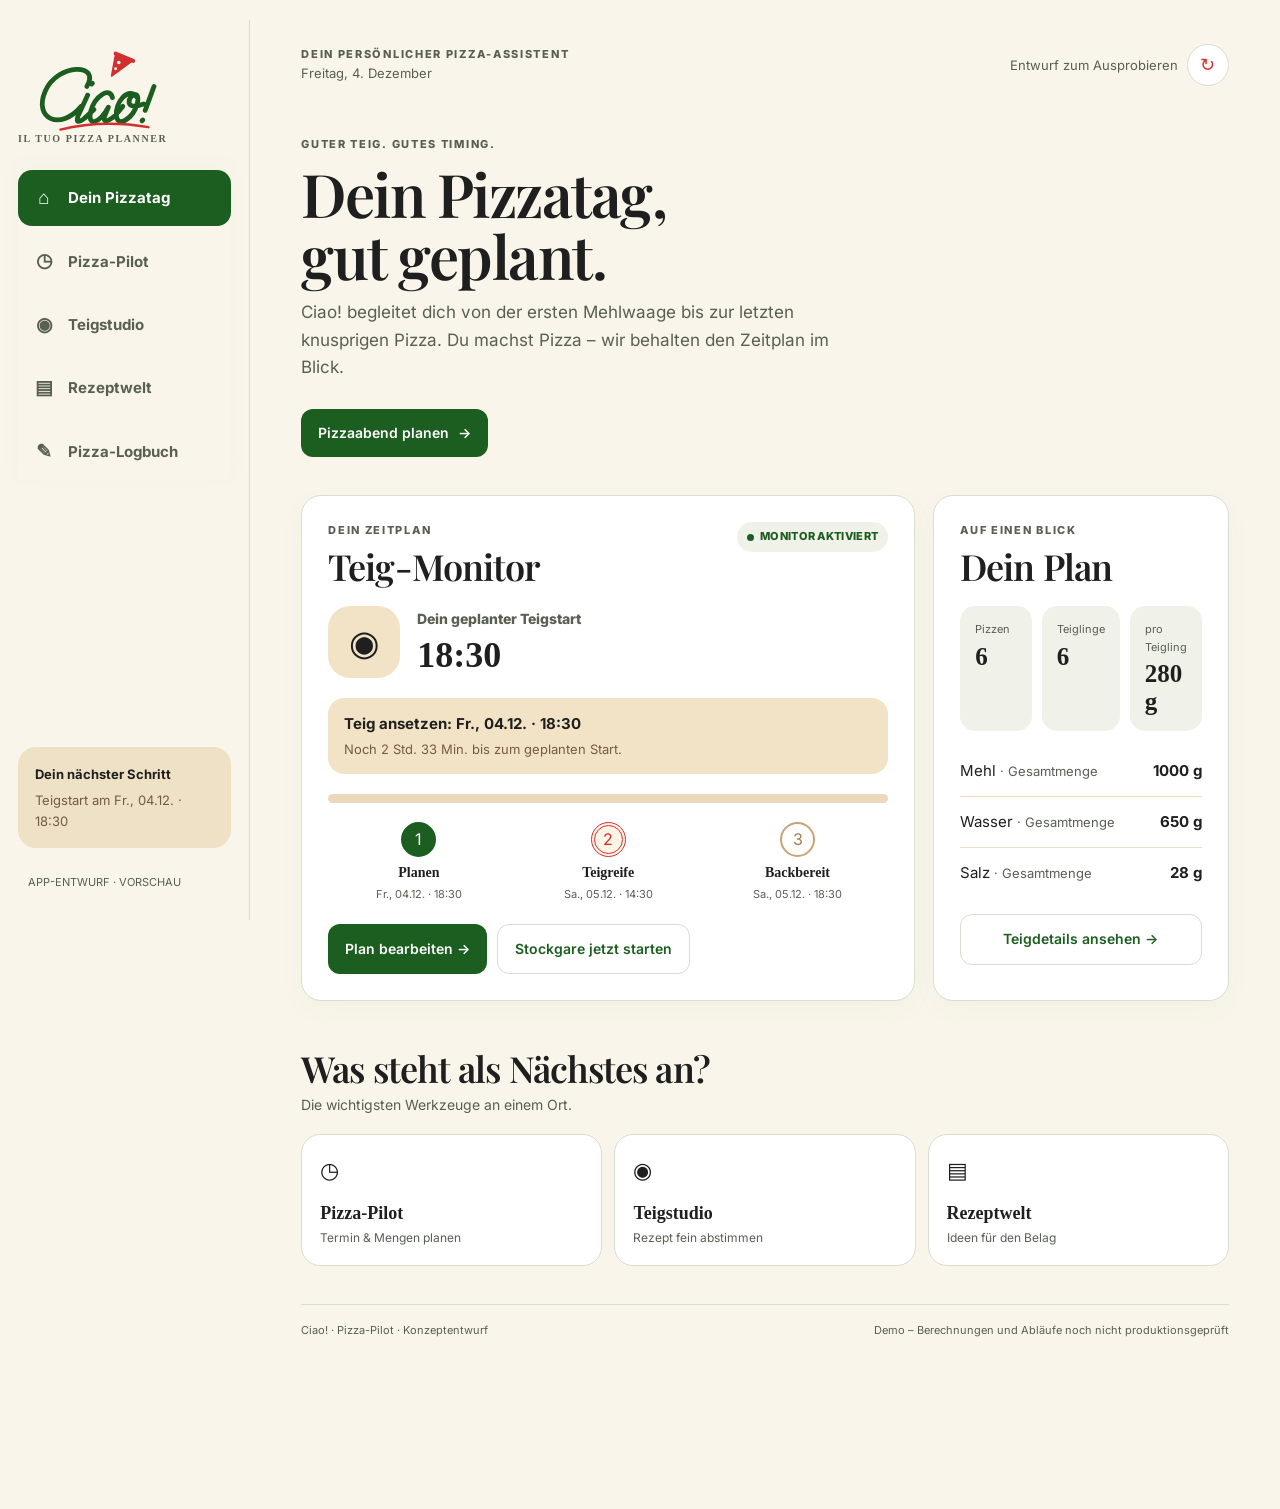
<file: redesign/index.html>
<!doctype html>
<html lang="de">
<head>
<meta charset="utf-8">
<meta name="viewport" content="width=device-width,initial-scale=1,viewport-fit=cover">
<meta name="theme-color" content="#F9F5EA">
<title>Ciao! – Pizza-Pilot · Entwurf</title>


<style>
:root{--paper:var(--bg);--paper2:var(--panel);--ink:var(--text);--muted:var(--muted);--line:var(--line);--red:var(--primary);--red2:#962f1d;--green:var(--primary);--greenbg:#e8eddd;--shadow:0 10px 32px #573a1a0d;--r:24px}
*{box-sizing:border-box}html{scroll-behavior:smooth}body{margin:0;background:var(--paper);color:var(--ink);font-family:var(--font-body);line-height:1.45}button,input,select{font:inherit}button{cursor:pointer}button:focus-visible,input:focus-visible,select:focus-visible{outline:3px solid #c58c65;outline-offset:2px}
.app{max-width:1440px;margin:auto;min-height:100vh;display:grid;grid-template-columns:250px minmax(0,1fr)}aside{padding:28px 18px;border-right:1px solid var(--line);display:flex;flex-direction:column;gap:26px;position:sticky;top:0;height:100vh}.brand{display:flex;align-items:center;gap:10px;padding:0 10px}.brandmark{width:45px;height:45px;border:2px solid #d7bd8e;border-radius:16px;display:grid;place-items:center;background:var(--panel);font-size:24px}.brandname{font-family:var(--font-display);font-size:30px;font-weight:bold;color:var(--red);font-style:italic;letter-spacing:-1.5px}.brand small{display:block;color:var(--muted);font:600 10px ui-sans-serif;letter-spacing:1.6px;text-transform:uppercase;margin-top:-3px}.nav{display:grid;gap:7px}.nav button{border:0;background:transparent;color:var(--muted);text-align:left;padding:13px 14px;border-radius:14px;display:flex;align-items:center;gap:12px;font-weight:650}.nav button span{font-size:19px;width:24px;text-align:center}.nav button.active{background:#ead7b7;color:var(--ink)}.aside-note{margin-top:auto;padding:17px;background:#efe1c6;border-radius:18px;color:#735b43;font-size:13px}.aside-note b{display:block;color:var(--ink);margin-bottom:5px}
main{min-width:0;padding:24px clamp(18px,4vw,58px) 60px}.topbar{display:flex;justify-content:space-between;align-items:center;gap:16px;margin-bottom:34px}.eyebrow{font-size:11px;letter-spacing:1.7px;text-transform:uppercase;color:var(--muted);font-weight:800}.today{font-size:13px;color:var(--muted)}.top-actions{display:flex;align-items:center;gap:9px}.round{border:1px solid var(--line);border-radius:50%;width:42px;height:42px;background:var(--paper2);color:var(--red);font-size:18px}.view{display:none}.view.active{display:block;animation:appear .25s ease}@keyframes appear{from{opacity:.5;transform:translateY(4px)}to{opacity:1;transform:none}}
h1,h2,h3,p{margin-top:0}h1,h2,h3{font-family:var(--font-display);letter-spacing:-.7px}h1{font-size:clamp(38px,5vw,60px);line-height:1.04;margin:8px 0 13px}h2{font-size:30px;margin-bottom:8px}h3{font-size:21px;margin-bottom:8px}.lede{color:var(--muted);font-size:17px;max-width:640px;margin-bottom:28px}.hero{display:grid;grid-template-columns:minmax(0,1.25fr) minmax(240px,.75fr);gap:20px;align-items:stretch;margin-bottom:22px}.hero-copy{padding:16px 0}.hero-art{min-height:230px;border-radius:28px;background:linear-gradient(145deg,#ead7b6,#f4e7cd);position:relative;overflow:hidden;display:grid;place-items:center}.oven{width:190px;height:165px;border-radius:100px 100px 25px 25px;background:var(--text);border:8px solid #d3b47f;position:relative;box-shadow:0 18px 30px #6c3e241c}.oven:before{content:"";position:absolute;inset:19px 20px 0;border-radius:100px 100px 0 0;background:var(--red)}.oven:after{content:"";position:absolute;bottom:0;left:50%;transform:translateX(-50%);width:94px;height:98px;border-radius:70px 70px 0 0;background:radial-gradient(ellipse at 50% 72%,#ffe8a0 0 14%,#ef9a44 15% 29%,#d64b25 30% 46%,transparent 47%)}.spark{position:absolute;color:#71834f;font-size:30px}.spark.one{top:24px;right:34px}.spark.two{bottom:26px;left:30px;font-size:19px}
.card{background:var(--paper2);border:1px solid var(--line);border-radius:var(--r);padding:24px;box-shadow:var(--shadow)}.cardhead{display:flex;align-items:flex-start;justify-content:space-between;gap:12px;margin-bottom:18px}.cardhead p{color:var(--muted);font-size:14px;margin:0}.badge{display:inline-flex;align-items:center;gap:6px;background:var(--greenbg);color:var(--green);border-radius:99px;padding:6px 10px;font-size:11px;font-weight:800;letter-spacing:.3px;white-space:nowrap}.dot{width:7px;height:7px;border-radius:50%;background:currentColor}.dashboard-grid{display:grid;grid-template-columns:minmax(0,1.35fr) minmax(270px,.65fr);gap:18px}.monitor{margin-bottom:18px}.monitor-top{display:flex;justify-content:space-between;gap:14px;align-items:flex-start}.dough-icon{width:72px;height:72px;border-radius:22px;background:#f3e3c6;display:grid;place-items:center;font-size:35px;flex-shrink:0}.monitor-main{display:flex;gap:17px;align-items:center;margin:12px 0 20px}.monitor-main .sub{font-weight:750;font-size:14px;color:var(--muted)}.monitor-main .big{font:700 clamp(25px,3vw,36px) Georgia,serif;line-height:1.15;margin-top:4px}.countdown{padding:14px 16px;background:#f3e3c6;border-radius:16px;margin:14px 0 20px}.countdown b{display:block;font-size:15px}.countdown span{display:block;font-size:13px;color:#775b42;margin-top:3px}.progress{height:9px;background:#ead9bb;border-radius:20px;overflow:hidden;margin:14px 0 19px}.progress i{display:block;height:100%;width:0;background:var(--green);border-radius:20px;transition:width .3s}.stages{display:grid;grid-template-columns:repeat(3,1fr);gap:8px}.stage{text-align:center;color:var(--muted);font-size:12px}.stage .ring{margin:0 auto 8px;width:35px;height:35px;border:2px solid #c6a477;border-radius:50%;display:grid;place-items:center;color:#a47d4d;font-size:16px}.stage.current .ring{border:4px double var(--red);color:var(--red);background:#fff4e6}.stage.done .ring{background:var(--green);border-color:var(--green);color:white}.stage b{display:block;font:700 14px Georgia,serif;color:var(--ink);margin-bottom:3px}.stage small{font-size:11px}
.btn{border:0;border-radius:14px;padding:13px 17px;font-weight:800;display:inline-flex;justify-content:center;align-items:center;gap:9px;transition:transform .12s,background .12s}.btn:active{transform:scale(.985)}.primary{background:var(--red);color:#fff8ec}.primary:hover{background:var(--red2)}.secondary{background:#f5ead5;color:#74543a;border:1px solid var(--line)}.ghost{background:transparent;color:var(--red);padding:8px}.wide{width:100%}.btn-row{display:flex;gap:10px;flex-wrap:wrap;margin-top:20px}.quick-grid{display:grid;grid-template-columns:repeat(3,1fr);gap:12px;margin-top:18px}.quick{padding:18px;border:1px solid var(--line);border-radius:19px;background:var(--paper2);text-align:left;color:var(--ink)}.quick .qi{font-size:22px;margin-bottom:14px}.quick b{display:block;font:700 18px Georgia,serif}.quick small{display:block;color:var(--muted);margin-top:4px;font-size:12px}.section-title{display:flex;justify-content:space-between;align-items:end;gap:14px;margin:28px 0 13px}.section-title h2{margin:0}.section-title p{margin:4px 0 0;color:var(--muted);font-size:14px}
.fieldgrid{display:grid;grid-template-columns:repeat(2,minmax(0,1fr));gap:15px}.field{display:grid;gap:7px}.field label{font-size:13px;font-weight:800;color:#70553e}.field input,.field select{width:100%;min-height:46px;border:1px solid var(--line);border-radius:12px;padding:10px 12px;background:#fffdf7;color:var(--ink)}.field small{font-size:11px;color:var(--muted)}.full{grid-column:1/-1}.switchrow{display:flex;align-items:flex-start;gap:12px;padding:15px;background:#f3e7d0;border-radius:15px}.switchrow input{width:21px;height:21px;accent-color:var(--green);margin-top:2px}.switchrow b{display:block;font-size:14px}.switchrow small{display:block;color:var(--muted);font-size:12px;margin-top:4px}.statgrid{display:grid;grid-template-columns:repeat(3,1fr);gap:10px}.stat{background:#f4e8d1;padding:15px;border-radius:15px}.stat small{display:block;color:var(--muted);font-size:11px}.stat b{display:block;font:700 25px Georgia,serif;margin-top:4px}.ingredient-list{display:grid;gap:0}.ingredient{display:flex;justify-content:space-between;gap:16px;padding:13px 0;border-bottom:1px solid #eee0c8}.ingredient:last-child{border:0}.ingredient span{color:var(--muted);font-size:13px}.recipe-grid{display:grid;grid-template-columns:repeat(3,minmax(0,1fr));gap:14px}.recipe{padding:19px;background:var(--paper2);border:1px solid var(--line);border-radius:20px}.recipe-art{height:100px;border-radius:14px;background:linear-gradient(135deg,#f1dfbd,#e7cba0);display:grid;place-items:center;font-size:42px;margin-bottom:15px}.recipe p{font-size:13px;color:var(--muted);min-height:38px}.recipe .btn{width:100%;padding:10px;font-size:13px}.checklist{display:grid;gap:10px}.checkitem{display:flex;align-items:center;gap:11px;padding:12px;border:1px solid var(--line);border-radius:13px}.checkitem input{width:18px;height:18px;accent-color:var(--green)}.checkitem:has(input:checked) span{text-decoration:line-through;color:#9a8a75}.toast{position:fixed;left:50%;bottom:92px;transform:translate(-50%,15px);opacity:0;pointer-events:none;background:var(--ink);color:white;border-radius:99px;padding:12px 18px;font-size:13px;box-shadow:var(--shadow);transition:.2s;z-index:20}.toast.show{opacity:1;transform:translate(-50%,0)}.mobile-nav{display:none}
@media(max-width:900px){.app{grid-template-columns:1fr}aside{display:none}main{padding:18px 18px 100px}.topbar{margin-bottom:23px}.hero{grid-template-columns:1fr .7fr;gap:10px}.hero-art{min-height:185px}.oven{transform:scale(.75)}.dashboard-grid{grid-template-columns:1fr}.quick-grid{grid-template-columns:repeat(3,1fr)}.recipe-grid{grid-template-columns:repeat(2,1fr)}.mobile-nav{position:fixed;display:grid;grid-template-columns:repeat(5,1fr);bottom:0;left:0;right:0;padding:8px 8px calc(8px + env(safe-area-inset-bottom));background:#fffaf0f2;backdrop-filter:blur(14px);border-top:1px solid var(--line);z-index:10}.mobile-nav button{border:0;background:transparent;color:var(--muted);font-size:10px;font-weight:750;display:grid;justify-items:center;gap:3px;padding:5px 0}.mobile-nav button span{font-size:19px}.mobile-nav button.active{color:var(--red)}}
@media(max-width:560px){.hero{grid-template-columns:1fr}.hero-copy{padding:0}.hero-art{min-height:130px;max-height:130px}.oven{transform:scale(.55)}.spark.one{top:10px;right:20px}.spark.two{bottom:10px;left:20px}.lede{font-size:15px;margin-bottom:20px}.card{padding:18px;border-radius:21px}.monitor-main{align-items:flex-start}.dough-icon{width:58px;height:58px;font-size:29px;border-radius:17px}.countdown{padding:12px}.quick-grid{gap:8px}.quick{padding:12px}.quick .qi{font-size:19px;margin-bottom:10px}.quick b{font-size:15px}.quick small{font-size:11px}.fieldgrid{grid-template-columns:1fr}.full{grid-column:auto}.statgrid{gap:7px}.stat{padding:11px}.stat b{font-size:21px}.recipe-grid{grid-template-columns:1fr}.recipe{display:grid;grid-template-columns:82px 1fr;gap:0 14px}.recipe-art{grid-row:span 3;height:82px;margin:0}.recipe h3{font-size:18px}.recipe p{min-height:0}.recipe .btn{grid-column:2}.top-actions .today{display:none}}
</style>
<link rel="stylesheet" href="../classico.css">
</head>
<body>
<div class="app">
<aside>
 <div class="brand"><div class="brandmark">♨</div><div><div class="brandname"><img class="classico-wordmark" src="../logo.svg" width="168" height="88" alt="Ciao!"></div><small>Il tuo pizza planner</small></div></div>
 <nav class="nav" aria-label="Hauptnavigation">
  <button class="active" data-view="home"><span>⌂</span>Dein Pizzatag</button>
  <button data-view="pilot"><span>◷</span>Pizza-Pilot</button>
  <button data-view="dough"><span>◉</span>Teigstudio</button>
  <button data-view="recipes"><span>▤</span>Rezeptwelt</button>
  <button data-view="logbook"><span>✎</span>Pizza-Logbuch</button>
 </nav>
 <div class="aside-note"><b>Dein nächster Schritt</b><span id="asideNext">Plane deinen Pizzaabend und lass Ciao! den Zeitplan berechnen.</span></div>
 <div style="padding:0 10px;color:var(--muted);font-size:11px">APP-ENTWURF · VORSCHAU</div>
</aside>
<main>
 <div class="topbar"><div><div class="eyebrow" id="topEyebrow">DEIN PERSÖNLICHER PIZZA-ASSISTENT</div><div class="today" id="todayLabel"></div></div><div class="top-actions"><span class="today">Entwurf zum Ausprobieren</span><button class="round" id="resetBtn" aria-label="Entwurf zurücksetzen" title="Entwurf zurücksetzen">↻</button></div></div>
 <section class="view active" id="view-home">
  <div class="hero"><div class="hero-copy"><div class="eyebrow">GUTER TEIG. GUTES TIMING.</div><h1>Dein Pizzatag,<br>gut geplant.</h1><p class="lede">Ciao! begleitet dich von der ersten Mehlwaage bis zur letzten knusprigen Pizza. Du machst Pizza – wir behalten den Zeitplan im Blick.</p><button class="btn primary" data-go="pilot">Pizzaabend planen <span>→</span></button></div><div class="hero-art" aria-label="Illustration eines Pizzaofens"><span class="spark one">✦</span><div class="oven"></div><span class="spark two">✳</span></div></div>
  <div class="dashboard-grid">
   <div class="card monitor"><div class="cardhead"><div><div class="eyebrow">DEIN ZEITPLAN</div><h2 style="margin:5px 0 0">Teig-Monitor</h2></div><span class="badge" id="monitorBadge"><i class="dot"></i> NOCH NICHT AKTIV</span></div>
    <div class="monitor-main"><div class="dough-icon">◉</div><div><div class="sub" id="monitorTitle">Dein nächster Teig beginnt mit einem Plan</div><div class="big" id="monitorBig">Alles bereit?</div></div></div>
    <div class="countdown" id="countdown"><b>Dein Zeitplan wartet auf dich</b><span>Lege Backzeit und Teigruhe fest – Ciao! berechnet den richtigen Startzeitpunkt.</span></div>
    <div class="progress"><i id="progressBar"></i></div>
    <div class="stages">
     <div class="stage current" id="stage-plan"><div class="ring">1</div><b>Planen</b><small id="stagePlanText">Zeit & Mengen</small></div>
     <div class="stage" id="stage-dough"><div class="ring">2</div><b>Teigreife</b><small id="stageDoughText">Wartet auf Start</small></div>
     <div class="stage" id="stage-bake"><div class="ring">3</div><b>Backbereit</b><small id="stageBakeText">Zielzeit</small></div>
    </div>
    <div class="btn-row"><button class="btn primary" id="monitorAction" data-go="pilot">Jetzt planen <span>→</span></button><button class="btn secondary" id="startDoughBtn" style="display:none">Stockgare starten</button></div>
   </div>
   <div class="card"><div class="cardhead"><div><div class="eyebrow">AUF EINEN BLICK</div><h2 style="margin:5px 0 0">Dein Plan</h2></div></div>
    <div class="statgrid"><div class="stat"><small>Pizzen</small><b id="statPizzas">6</b></div><div class="stat"><small>Teiglinge</small><b id="statBalls">6</b></div><div class="stat"><small>pro Teigling</small><b id="statWeight">280 g</b></div></div>
    <div class="ingredient-list" style="margin-top:15px"><div class="ingredient"><div>Mehl<span> · Gesamtmenge</span></div><b id="statFlour">—</b></div><div class="ingredient"><div>Wasser<span> · Gesamtmenge</span></div><b id="statWater">—</b></div><div class="ingredient"><div>Salz<span> · Gesamtmenge</span></div><b id="statSalt">—</b></div></div>
    <button class="btn secondary wide" style="margin-top:16px" data-go="dough">Teigdetails ansehen →</button>
   </div>
  </div>
  <div class="section-title"><div><h2>Was steht als Nächstes an?</h2><p>Die wichtigsten Werkzeuge an einem Ort.</p></div></div>
  <div class="quick-grid"><button class="quick" data-go="pilot"><div class="qi">◷</div><b>Pizza-Pilot</b><small>Termin & Mengen planen</small></button><button class="quick" data-go="dough"><div class="qi">◉</div><b>Teigstudio</b><small>Rezept fein abstimmen</small></button><button class="quick" data-go="recipes"><div class="qi">▤</div><b>Rezeptwelt</b><small>Ideen für den Belag</small></button></div>
 </section>
 <section class="view" id="view-pilot">
  <div class="eyebrow">SCHRITT 1 · PLANEN</div><h1>Dein Pizza-Pilot.</h1><p class="lede">Sag uns, wann du essen möchtest. Ciao! rechnet rückwärts und zeigt dir, wann der Teig starten sollte.</p>
  <div class="dashboard-grid"><div class="card"><div class="cardhead"><div><h2>Dein Pizzaabend</h2><p>Die Basis für deinen persönlichen Zeitplan.</p></div><span class="badge">SCHRITT 1 VON 3</span></div>
   <div class="fieldgrid">
    <div class="field"><label for="bakeDate">Backdatum</label><input type="date" id="bakeDate"></div>
    <div class="field"><label for="bakeTime">Wann soll gegessen werden?</label><input type="time" id="bakeTime" value="18:30"></div>
    <div class="field"><label for="pizzas">Anzahl Pizzen</label><input type="number" min="1" max="60" id="pizzas" value="6"></div>
    <div class="field"><label for="ballWeight">Teigling pro Pizza (g)</label><input type="number" min="150" max="500" step="5" id="ballWeight" value="280"></div>
    <div class="field"><label for="doughHours">Gesamte Teigruhe (Stunden)</label><input type="number" min="4" max="96" id="doughHours" value="24"></div>
    <div class="field"><label for="proofHours">Stückgare (Stunden)</label><input type="number" min="1" max="12" id="proofHours" value="4"></div>
    <div class="field"><label for="hydration">Hydration (%)</label><input type="number" min="50" max="80" id="hydration" value="65"></div>
    <div class="field"><label for="roomTemp">Raumtemperatur (°C)</label><input type="number" min="15" max="30" id="roomTemp" value="21"></div>
    <div class="field full"><label class="switchrow"><input type="checkbox" id="monitorOptIn" checked><span><b>Teig-Monitor auf der Startseite anzeigen</b><small>Übernimmt diesen Plan ins Dashboard. Der Timer beginnt erst, wenn du den tatsächlichen Start der Stockgare bestätigst.</small></span></label></div>
   </div>
   <div class="btn-row"><button class="btn primary" id="savePlan">Zeitplan berechnen <span>→</span></button><button class="btn secondary" id="resetPlan">Eingaben zurücksetzen</button></div>
  </div>
  <div class="card"><div class="eyebrow">DEIN RÜCKWÄRTSPLAN</div><h2 style="margin-top:8px">Die entscheidenden Zeiten</h2><div class="ingredient-list" id="planTimes"><div class="ingredient"><div>Teig ansetzen</div><b>—</b></div><div class="ingredient"><div>Stückgare beginnt</div><b>—</b></div><div class="ingredient"><div>Backbereit</div><b>—</b></div></div><div class="countdown" id="pilotCountdown"><b>Bereit, wenn du es bist.</b><span>Trage Datum und Uhrzeit ein und berechne deinen Zeitplan.</span></div></div>
  </div>
 </section>
 <section class="view" id="view-dough">
  <div class="eyebrow">SCHRITT 2 · TEIGSTUDIO</div><h1>Der Teig macht's.</h1><p class="lede">Ein guter Teig ist kein Zufall. Hier siehst du deine Mengen und kannst die wichtigsten Parameter anpassen.</p>
  <div class="dashboard-grid"><div class="card"><div class="cardhead"><div><h2>Dein Teigrezept</h2><p>Berechnet aus Anzahl und Gewicht deiner Teiglinge.</p></div><span class="badge">BÄCKERPROZENTE</span></div>
   <div class="statgrid"><div class="stat"><small>Mehl</small><b id="flourAmount">—</b></div><div class="stat"><small>Wasser</small><b id="waterAmount">—</b></div><div class="stat"><small>Salz</small><b id="saltAmount">—</b></div></div>
   <div class="ingredient-list" style="margin-top:16px"><div class="ingredient"><div>Hefe <span> · Richtwert, Trockenhefe</span></div><b id="yeastAmount">—</b></div><div class="ingredient"><div>Gesamtteig</div><b id="totalDough">—</b></div><div class="ingredient"><div>Teiglinge</div><b id="doughBallSummary">—</b></div></div>
   <p style="font-size:12px;color:var(--muted);margin:15px 0 0">Hinweis: Die Hefemenge ist im Entwurf ein grober Startwert und wird in einer späteren Version abhängig von Temperatur und Reifezeit genauer berechnet.</p>
  </div>
  <div class="card"><div class="eyebrow">DEINE EINSTELLUNGEN</div><h2 style="margin-top:8px">Feintuning</h2><div class="fieldgrid"><div class="field"><label for="saltPct">Salz (%)</label><input type="number" id="saltPct" min="1" max="4" step=".1" value="2.8"></div><div class="field"><label for="oilPct">Olivenöl (%)</label><input type="number" id="oilPct" min="0" max="5" step=".1" value="0"></div><div class="field"><label for="yeastPct">Trockenhefe (%)</label><input type="number" id="yeastPct" min=".01" max="1" step=".01" value=".15"></div><div class="field"><label for="flourType">Mehltyp</label><select id="flourType"><option>Tipo 00</option><option>Tipo 0</option><option>Weizen 550</option><option>Vollkorn-Mix</option></select></div></div><div class="btn-row"><button class="btn primary" id="updateDough">Teig neu berechnen</button><button class="btn secondary" data-go="pilot">Zum Pizza-Pilot</button></div></div></div>
 </section>
 <section class="view" id="view-recipes">
  <div class="eyebrow">INSPIRATION · REZEPTWELT</div><h1>Was kommt drauf?</h1><p class="lede">Drei Klassiker für den Anfang. Wähle eine Pizza, um sie für deinen Abend vorzumerken.</p>
  <div class="recipe-grid">
   <article class="recipe"><div class="recipe-art">✦</div><h3>Margherita</h3><p>Tomate, Fior di latte, Basilikum. Wenige Zutaten, viel Geschmack.</p><button class="btn secondary" data-recipe="Margherita">Für den Abend wählen</button></article>
   <article class="recipe"><div class="recipe-art">◉</div><h3>Marinara</h3><p>Tomate, Knoblauch, Oregano und Olivenöl. Pur und aromatisch.</p><button class="btn secondary" data-recipe="Marinara">Für den Abend wählen</button></article>
   <article class="recipe"><div class="recipe-art">✳</div><h3>Diavola</h3><p>Tomate, Mozzarella und würzige Salami. Herzhaft mit etwas Schärfe.</p><button class="btn secondary" data-recipe="Diavola">Für den Abend wählen</button></article>
  </div>
  <div class="card" style="margin-top:18px"><div class="cardhead"><div><h2>Deine Auswahl</h2><p>Die ausgewählten Pizzen für deinen Pizzaabend.</p></div></div><div id="recipeSelection" class="ingredient-list"><div class="ingredient"><div>Noch keine Pizza ausgewählt</div><b>—</b></div></div></div>
 </section>
 <section class="view" id="view-logbook">
  <div class="eyebrow">LERNEN · VERBESSERN · WIEDERHOLEN</div><h1>Dein Pizza-Logbuch.</h1><p class="lede">Notiere, wie dein Teig und deine Pizza geworden sind. Beim nächsten Mal kannst du gezielt verbessern.</p>
  <div class="dashboard-grid"><div class="card"><h2>Backergebnis festhalten</h2><div class="fieldgrid"><div class="field"><label for="logDate">Datum</label><input type="date" id="logDate"></div><div class="field"><label for="ovenTemp">Ofentemperatur (°C)</label><input type="number" id="ovenTemp" value="400"></div><div class="field"><label for="bakeQuality">Ergebnis</label><select id="bakeQuality"><option>Sehr gut</option><option>Gut</option><option>Verbesserungswürdig</option></select></div><div class="field"><label for="bakeTimeActual">Backzeit (Sekunden)</label><input type="number" id="bakeTimeActual" value="90"></div><div class="field full"><label for="logNotes">Notizen</label><input type="text" id="logNotes" placeholder="z. B. Rand luftig, Boden etwas blass …"></div></div><div class="btn-row"><button class="btn primary" id="saveLog">Eintrag speichern</button></div></div>
   <div class="card"><div class="eyebrow">DEINE LERNKURVE</div><h2 style="margin-top:8px">Letzte Backabende</h2><div id="logEntries" class="ingredient-list"><div class="ingredient"><div>Noch keine Einträge</div><b>Starte dein Logbuch</b></div></div></div>
  </div>
 </section>
 <footer style="margin-top:38px;padding-top:17px;border-top:1px solid var(--line);color:var(--muted);font-size:11px;display:flex;justify-content:space-between;gap:10px;flex-wrap:wrap"><span>Ciao! · Pizza-Pilot · Konzeptentwurf</span><span>Demo – Berechnungen und Abläufe noch nicht produktionsgeprüft</span></footer>
</main>
</div>
<nav class="mobile-nav" aria-label="Navigation"><button class="active" data-view="home"><span>⌂</span>Start</button><button data-view="pilot"><span>◷</span>Pilot</button><button data-view="dough"><span>◉</span>Teig</button><button data-view="recipes"><span>▤</span>Rezepte</button><button data-view="logbook"><span>✎</span>Logbuch</button></nav>
<div class="toast" id="toast" role="status"></div>
<script>
(()=> {
const $=id=>document.getElementById(id);
const defaults={date:'',time:'18:30',pizzas:6,weight:280,hours:24,proof:4,hydration:65,room:21,salt:2.8,oil:0,yeast:.15,monitor:true,startedAt:null,recipes:[],logs:[]};
let data={...defaults};
try{const saved=JSON.parse(localStorage.getItem('ciao-redesign-demo-v1')||'null');if(saved)data={...defaults,...saved}}catch(e){}
let toastTimer;
function toast(msg){$('toast').textContent=msg;$('toast').classList.add('show');clearTimeout(toastTimer);toastTimer=setTimeout(()=>$('toast').classList.remove('show'),2500)}
function localDate(d){return d.getFullYear()+'-'+String(d.getMonth()+1).padStart(2,'0')+'-'+String(d.getDate()).padStart(2,'0')}
function dateTime(date,time){if(!date)return null;const d=new Date(date+'T'+(time||'18:30')+':00');return Number.isNaN(d.getTime())?null:d}
function fmt(d){return d.toLocaleDateString('de-DE',{weekday:'short',day:'2-digit',month:'2-digit'})+' · '+d.toLocaleTimeString('de-DE',{hour:'2-digit',minute:'2-digit'})}
function persist(){try{localStorage.setItem('ciao-redesign-demo-v1',JSON.stringify(data))}catch(e){}}
function calc(){const count=Math.max(1,+$('pizzas').value||1),weight=Math.max(150,+$('ballWeight').value||280),hydr=Math.max(50,+$('hydration').value||65)/100,salt=Math.max(0,+$('saltPct').value||2.8)/100,oil=Math.max(0,+$('oilPct').value||0)/100,yeast=Math.max(0,+$('yeastPct').value||.15)/100,total=count*weight,flour=total/(1+hydr+salt+oil+yeast),water=flour*hydr,saltG=flour*salt,oilG=flour*oil,yeastG=flour*yeast;return{count,weight,total,flour,water,saltG,oilG,yeastG}}
function fmtG(n){return Math.round(n)+' g'}
function syncInputs(){ $('bakeDate').value=data.date;$('bakeTime').value=data.time;$('pizzas').value=data.pizzas;$('ballWeight').value=data.weight;$('doughHours').value=data.hours;$('proofHours').value=data.proof;$('hydration').value=data.hydration;$('roomTemp').value=data.room;$('monitorOptIn').checked=data.monitor;$('saltPct').value=data.salt;$('oilPct').value=data.oil;$('yeastPct').value=data.yeast;$('logDate').value=localDate(new Date())}
function readInputs(){data.date=$('bakeDate').value;data.time=$('bakeTime').value;data.pizzas=Math.max(1,+$('pizzas').value||1);data.weight=Math.max(150,+$('ballWeight').value||280);data.hours=Math.max(4,+$('doughHours').value||24);data.proof=Math.max(1,+$('proofHours').value||4);data.hydration=Math.max(50,+$('hydration').value||65);data.room=+$('roomTemp').value||21;data.monitor=$('monitorOptIn').checked;data.salt=+$('saltPct').value||2.8;data.oil=+$('oilPct').value||0;data.yeast=+$('yeastPct').value||.15}
function updateStats(){const c=calc();$('statPizzas').textContent=c.count;$('statBalls').textContent=c.count;$('statWeight').textContent=c.weight+' g';$('statFlour').textContent=fmtG(c.flour);$('statWater').textContent=fmtG(c.water);$('statSalt').textContent=fmtG(c.saltG);$('flourAmount').textContent=fmtG(c.flour);$('waterAmount').textContent=fmtG(c.water);$('saltAmount').textContent=fmtG(c.saltG);$('yeastAmount').textContent=fmtG(c.yeastG);$('totalDough').textContent=fmtG(c.total);$('doughBallSummary').textContent=c.count+' × '+c.weight+' g'}
function setStage(id,cls){const el=$(id);el.classList.remove('current','done');if(cls)el.classList.add(cls)}
function render(){readInputs();persist();updateStats();const now=new Date(),bake=dateTime(data.date,data.time),start=bake?new Date(bake.getTime()-data.hours*3600000):null,proof=bake?new Date(bake.getTime()-data.proof*3600000):null;const started=data.startedAt?new Date(data.startedAt):null;const active=data.monitor; $('monitorBadge').innerHTML=active?'<i class="dot"></i> MONITOR AKTIVIERT':'MONITOR AUS';$('monitorTitle').textContent=started?'Teigreife läuft':(bake?'Dein geplanter Teigstart':'Dein nächster Teig beginnt mit einem Plan');$('monitorBig').textContent=started?elapsed(started,now):(start?fmt(start).split(' · ')[1]:'Alles bereit?');$('progressBar').style.width=started?Math.max(0,Math.min(100,(now-started)/(data.hours*3600000)*100))+'%':'0%';$('stagePlanText').textContent=start?fmt(start):'Zeit & Mengen';$('stageDoughText').textContent=started?'Gestartet · '+started.toLocaleTimeString('de-DE',{hour:'2-digit',minute:'2-digit'}):(proof?fmt(proof):'Wartet auf Start');$('stageBakeText').textContent=bake?fmt(bake):'Zielzeit';setStage('stage-plan',started?'done':(bake?'done':'current'));setStage('stage-dough',started?'current':(bake?'current':''));setStage('stage-bake',started&&now-started>=data.hours*3600000?'done':'');
$('countdown').style.display=active?'':'none';if(!active){$('countdown').innerHTML='<b>Monitor ausgeblendet</b><span>Aktiviere ihn im Pizza-Pilot, wenn du den Zeitplan auf der Startseite sehen möchtest.</span>'}else if(!bake){$('countdown').innerHTML='<b>Dein Zeitplan wartet auf dich</b><span>Lege Backzeit und Teigruhe fest – Ciao! berechnet den richtigen Startzeitpunkt.</span>'}else if(started){const end=new Date(started.getTime()+data.hours*3600000),left=end-now;$('countdown').innerHTML='<b>Teig reift seit '+fmt(started)+'</b><span>'+(left>0?'Noch '+duration(left)+' bis zur berechneten Reife.':'Die geplante Reifezeit ist erreicht.')+'</span>'}else{const delta=start-now;$('countdown').innerHTML=delta>0?'<b>Teig ansetzen: '+fmt(start)+'</b><span>Noch '+duration(delta)+' bis zum geplanten Start.</span>':'<b>Teig jetzt ansetzen – Startzeit überschritten</b><span>'+duration(-delta)+' über dem Zeitplan · geplant war '+fmt(start)+'.</span>'}
$('monitorAction').textContent=started?'Zeitplan ansehen →':(bake?'Plan bearbeiten →':'Jetzt planen →');$('monitorAction').dataset.go=bake?'pilot':'pilot';$('startDoughBtn').style.display=active&&bake&&!started?'inline-flex':'none';$('startDoughBtn').textContent='Stockgare jetzt starten';$('asideNext').textContent=started?'Teig reift. Geplante Reife: '+fmt(new Date(started.getTime()+data.hours*3600000)):start?(start>now?'Teigstart am '+fmt(start):'Teigstart überfällig – Zeitplan prüfen.'):'Plane deinen Pizzaabend und lass Ciao! den Zeitplan berechnen.';renderTimes(bake,start,proof);renderRecipes();renderLogs();persist()}
function duration(ms){let m=Math.floor(Math.abs(ms)/60000),d=Math.floor(m/1440),h=Math.floor(m%1440/60),min=m%60;return(d?d+' Tg. ':'')+(h+' Std. '+min+' Min.')}
function elapsed(start,now){return duration(now-start)}
function renderTimes(bake,start,proof){$('planTimes').innerHTML=[['Teig ansetzen',start],['Stückgare beginnt',proof],['Backbereit',bake]].map(([label,date])=>'<div class="ingredient"><div>'+label+'</div><b>'+(date?fmt(date):'—')+'</b></div>').join('');if(!bake){$('pilotCountdown').innerHTML='<b>Bereit, wenn du es bist.</b><span>Trage Datum und Uhrzeit ein und berechne deinen Zeitplan.</span>'}else{$('pilotCountdown').innerHTML='<b>Dein Teigstart ist '+fmt(start)+'</b><span>'+(start>new Date()?'Noch '+duration(start-new Date())+' bis zum Start.':duration(new Date()-start)+' über dem geplanten Start.')+'</span>'}}
function renderRecipes(){$('recipeSelection').innerHTML=data.recipes.length?data.recipes.map(r=>'<div class="ingredient"><div>'+r+'</div><b>Vorgemerkt ✓</b></div>').join(''):'<div class="ingredient"><div>Noch keine Pizza ausgewählt</div><b>—</b></div>'}
function renderLogs(){$('logEntries').innerHTML=data.logs.length?data.logs.slice().reverse().map(l=>'<div class="ingredient"><div><b>'+escapeHtml(l.date)+' · '+escapeHtml(l.quality)+'</b><span style="display:block">'+escapeHtml(l.notes||'Keine Notiz')+'</span></div><b>'+escapeHtml(l.temp)+' °C</b></div>').join(''):'<div class="ingredient"><div>Noch keine Einträge</div><b>Starte dein Logbuch</b></div>'}
function escapeHtml(s){return String(s).replace(/[&<>"']/g,c=>({'&':'&amp;','<':'&lt;','>':'&gt;','"':'&quot;',"'":'&#39;'}[c]))}
const titles={home:'DEIN PERSÖNLICHER PIZZA-ASSISTENT',pilot:'DER PIZZA-PILOT',dough:'TEIGSTUDIO',recipes:'REZEPTWELT',logbook:'PIZZA-LOGBUCH'};
function go(view){document.querySelectorAll('.view').forEach(v=>v.classList.toggle('active',v.id==='view-'+view));document.querySelectorAll('[data-view]').forEach(b=>b.classList.toggle('active',b.dataset.view===view));$('topEyebrow').textContent=titles[view]||titles.home;window.scrollTo({top:0,behavior:'smooth'})}
document.querySelectorAll('[data-view]').forEach(b=>b.addEventListener('click',()=>go(b.dataset.view)));document.querySelectorAll('[data-go]').forEach(b=>b.addEventListener('click',()=>go(b.dataset.go)));
['bakeDate','bakeTime','pizzas','ballWeight','doughHours','proofHours','hydration','roomTemp','monitorOptIn','saltPct','oilPct','yeastPct'].forEach(id=>$(id).addEventListener('change',()=>{readInputs();render()}));
$('savePlan').addEventListener('click',()=>{readInputs();if(!data.date){toast('Bitte zuerst ein Backdatum wählen.');$('bakeDate').focus();return}render();go('home');toast('Zeitplan berechnet und gespeichert.')});
$('updateDough').addEventListener('click',()=>{readInputs();render();toast('Teigmenge neu berechnet.')});
$('resetPlan').addEventListener('click',()=>{data={...defaults,date:localDate(new Date(Date.now()+86400000)),time:'18:30',startedAt:null,recipes:data.recipes,logs:data.logs};syncInputs();render();toast('Plan zurückgesetzt.')});
$('startDoughBtn').addEventListener('click',()=>{if(!data.monitor){toast('Aktiviere zuerst den Teig-Monitor im Pizza-Pilot.');return}data.startedAt=new Date().toISOString();render();toast('Stockgare gestartet. Die Zeit läuft.')});
document.querySelectorAll('[data-recipe]').forEach(b=>b.addEventListener('click',()=>{if(!data.recipes.includes(b.dataset.recipe))data.recipes.push(b.dataset.recipe);persist();renderRecipes();toast(b.dataset.recipe+' für den Abend vorgemerkt.')}));
$('saveLog').addEventListener('click',()=>{data.logs.push({date:$('logDate').value||localDate(new Date()),temp:$('ovenTemp').value||'—',quality:$('bakeQuality').value,notes:$('logNotes').value,seconds:$('bakeTimeActual').value});persist();renderLogs();$('logNotes').value='';toast('Backabend im Logbuch gespeichert.')});
$('resetBtn').addEventListener('click',()=>{if(confirm('Alle Daten dieses App-Entwurfs zurücksetzen?')){localStorage.removeItem('ciao-redesign-demo-v1');data={...defaults};syncInputs();render();go('home');toast('Entwurf zurückgesetzt.')}})
const tomorrow=new Date();tomorrow.setDate(tomorrow.getDate()+1);if(!data.date)data.date=localDate(tomorrow);if(!data.logs.length)$('logDate').value=localDate(new Date());syncInputs();$('todayLabel').textContent=new Date().toLocaleDateString('de-DE',{weekday:'long',day:'numeric',month:'long'});render();setInterval(render,30000);
})();
</script>

</body>
</html>
</file>
<file: classico.css>
@font-face {
  font-family: 'Inter';
  font-style: normal;
  font-weight: 400;
  font-display: swap;
  src: url(assets/fonts/inter-400.woff) format('woff');
}
@font-face {
  font-family: 'Inter';
  font-style: normal;
  font-weight: 500;
  font-display: swap;
  src: url(assets/fonts/inter-500.woff) format('woff');
}
@font-face {
  font-family: 'Inter';
  font-style: normal;
  font-weight: 600;
  font-display: swap;
  src: url(assets/fonts/inter-600.woff) format('woff');
}
@font-face {
  font-family: 'Inter';
  font-style: normal;
  font-weight: 700;
  font-display: swap;
  src: url(assets/fonts/inter-700.woff) format('woff');
}
@font-face {
  font-family: 'Inter';
  font-style: normal;
  font-weight: 800;
  font-display: swap;
  src: url(assets/fonts/inter-800.woff) format('woff');
}
@font-face {
  font-family: 'Playfair Display';
  font-style: normal;
  font-weight: 500;
  font-display: swap;
  src: url(assets/fonts/playfair-display-500.woff) format('woff');
}
@font-face {
  font-family: 'Playfair Display';
  font-style: normal;
  font-weight: 600;
  font-display: swap;
  src: url(assets/fonts/playfair-display-600.woff) format('woff');
}
@font-face {
  font-family: 'Playfair Display';
  font-style: normal;
  font-weight: 700;
  font-display: swap;
  src: url(assets/fonts/playfair-display-700.woff) format('woff');
}
/* Ciao! Classico — shared visual tokens. Existing layout and state classes stay intact. */
:root {
  color-scheme: light !important;
  --basilico: #1B5E20;
  --pomodoro: #D32F2F;
  --crema: #F9F5EA;
  --oro: #D4A038;
  --carbone: #1F1F1F;
  --primary: var(--basilico);
  --accent: var(--pomodoro);
  --bg: var(--crema) !important;
  --panel: #FFFFFF !important;
  --panel2: #F0F2E9 !important;
  --line: #DADDD2 !important;
  --text: var(--carbone) !important;
  --muted: #586052 !important;
  --red: var(--pomodoro) !important;
  --red2: var(--pomodoro) !important;
  --green: var(--basilico) !important;
  --gold: #806018 !important; /* Readable text companion to decorative Oro. */
  --paper: var(--bg);
  --paper2: var(--panel);
  --ink: var(--text);
  --greenbg: var(--panel2);
  --font-body: 'Inter', -apple-system, BlinkMacSystemFont, 'Segoe UI', sans-serif;
  --font-display: 'Playfair Display', Georgia, serif;
  --radius-card: 20px;
  --radius-control: 12px;
  --shadow: 0 8px 28px #1B5E2008;
}
html, body { background: var(--bg) !important; color: var(--text) !important; }
body { font-family: var(--font-body) !important; font-size: 15px; line-height: 1.6; }
button, input, select, textarea { font-family: var(--font-body) !important; }
h1, h2, h3, h4, .strand-copy strong, .academy-entry summary strong, .pizza-tile-name { font-family: var(--font-display) !important; font-weight: 600 !important; letter-spacing: -.025em !important; }
h2 { font-size: clamp(26px, 4vw, 36px); line-height: 1.2; }
h3 { line-height: 1.3; }
.app { padding-top: 20px !important; padding-bottom: calc(110px + env(safe-area-inset-bottom)) !important; }
.top { padding: 10px 0 22px !important; margin-bottom: 24px !important; border-color: var(--line) !important; background: transparent !important; }
.brand { justify-content: flex-start !important; padding: 0; }
.brand-lockup { align-items: flex-start !important; }
.brand .brand-lockup h1 { margin: 0 !important; transform: none !important; font-size: 0 !important; line-height: 1 !important; letter-spacing: 0 !important; }
.classico-wordmark { display: block; width: 168px; height: 88px; object-fit: contain; }
.brand-sub { display: block !important; color: var(--muted) !important; font-size: 8px !important; font-weight: 600; letter-spacing: 1.2px !important; margin-top: 7px !important; }
.brandmark { display: none; }
.brand-swish { display: none !important; }
.iconbtn, .top #reset, .sos-back, .sos-help { min-width: 44px; min-height: 44px; background: var(--panel) !important; color: var(--primary) !important; border: 1px solid var(--line) !important; box-shadow: none !important; }
.card, .page .card, .dashboard-card, .home-screen .dashboard-card, .home-tile, .ciao-strand-card, .academy-entry, .sos-result, .pizza-detail, .pizza-tile, .saved-recipe-row, .p11-profile-row { background: var(--panel) !important; color: var(--text) !important; border-color: var(--line) !important; border-radius: var(--radius-card) !important; box-shadow: var(--shadow) !important; }
.card, .home-screen .dashboard-card { padding: 22px !important; margin-bottom: 18px !important; }
.cardhead { gap: 12px; margin-bottom: 18px; }
.intro, .muted, .page .intro, .page .muted, .page .field label, .page .choice small, .page .item small { color: var(--muted) !important; }
.ciao-home-hero { padding: 28px !important; grid-template-columns: minmax(0,1fr) !important; border: 1px solid var(--line) !important; border-top: 3px solid var(--oro) !important; border-radius: var(--radius-card) !important; background: var(--panel) !important; box-shadow: var(--shadow) !important; }
.ciao-home-hero .ciao-hero-copy h2 { font-family: var(--font-display) !important; font-size: clamp(23px,4.8vw,34px) !important; font-weight: 500 !important; line-height: 1.35 !important; color: var(--primary) !important; }
.ciao-hero-copy p { font-size: 14px !important; line-height: 1.7 !important; color: var(--muted) !important; max-width: 54ch; }
.ciao-hero-art, .ciao-basil-bg { display: none !important; }
.ciao-strand-card { border: 1px solid var(--line) !important; min-height: 116px; }
.ciao-strand-card .strand-copy strong { color: var(--text) !important; font-size: 21px; }
.ciao-strand-card .strand-copy small, .ciao-strand-card .strand-symbol { color: var(--muted) !important; }
.ciao-strand-card .strand-copy em { color: var(--primary) !important; }
.strand-icon, .tile-icon, .p12-learning-mark { background: var(--panel2) !important; border-color: var(--line) !important; color: var(--primary) !important; box-shadow: none !important; }
.strand-icon svg { filter: saturate(.6); }
.btn, .dashboard-primary, .dashboard-plan-actions button:first-child, .pizza-add-primary, #applyAppUpdate, button.primary { min-height: 46px; background: var(--primary) !important; border-color: var(--primary) !important; color: white !important; border-radius: var(--radius-control) !important; font-size: 14px; font-weight: 600; box-shadow: none !important; text-shadow: none; }
.page .btn.secondary, .btn.secondary, .dashboard-plan-actions button, .dashboard-link, .sos-outline, .saved-recipe-actions button, .p11-profile-actions button { background: var(--panel) !important; border: 1px solid var(--line) !important; color: var(--primary) !important; box-shadow: none !important; border-radius: var(--radius-control); min-height: 44px; }
.teig-doc, .home-tile.teig-doc, .sos-footer .btn { color: var(--accent) !important; border-color: var(--accent) !important; }
.sos-footer .btn { background: var(--accent) !important; color: white !important; }
button:disabled { opacity: .45; }
button, a, summary { -webkit-tap-highlight-color: transparent; }
button, .ciao-strand-card, summary { transition: background-color .16s ease, border-color .16s ease, transform .16s ease; }
:is(button, a, input, select, textarea, summary):focus-visible { outline: 3px solid var(--primary) !important; outline-offset: 3px; }
.field input:not([type=range]), .field select, .field textarea, .page .field input:not([type=range]), .page .field select, .page .field textarea, .choice select, .page .choice select, .qty, .page .qty, .academy-search, .sos-when select, .sos-screen textarea { background: var(--panel) !important; border: 1px solid #A6AD9E !important; color: var(--text) !important; -webkit-text-fill-color: var(--text) !important; border-radius: var(--radius-control) !important; min-height: 46px; font-size: 16px !important; }
input::placeholder, textarea::placeholder { color: var(--muted); opacity: 1; }
input[type=range], input[type=checkbox], input[type=radio], .field input[type=range], .choice input, .checkitem input { accent-color: var(--primary) !important; }
.step { background: var(--panel) !important; color: var(--muted) !important; border-color: var(--line) !important; }
.step.active { background: var(--panel2) !important; color: var(--primary) !important; border-color: var(--primary) !important; box-shadow: none !important; }
.step b { background: var(--panel2) !important; color: var(--muted) !important; }
.step.active b, .step.done b, .sos-progress-step.active b, .sos-progress-step.done b { background: var(--primary) !important; color: white !important; border-color: var(--primary) !important; }
.stat, .note, .page .note, .p12-tip, .pilot-next, .shopping-category, .checkitem, .sos-option { background: var(--panel2) !important; color: var(--text) !important; border-color: var(--line) !important; box-shadow: none !important; }
.stat strong, .rangehead strong, .slider-value, .time, .stat-value { color: var(--primary) !important; }
.stat span, .stat small, .sos-option small, .sos-question { color: var(--muted) !important; }
.tag, .pill, .page .tag, .page .pill, .academy-entry summary>b { background: var(--panel2) !important; color: var(--primary) !important; border-color: var(--line) !important; }
.item, .shopping-row, .page .item { background: transparent !important; border-color: var(--line) !important; }
.dough-progress, .plan-progress-track { background: var(--line) !important; }
.dough-progress>span, .plan-progress-track>span { background: var(--primary) !important; }
.nav { background: #F9F5EAFA !important; border-color: var(--line) !important; box-shadow: 0 -4px 20px #1B5E2008 !important; }
.ciao-main-nav .tab { min-height: 52px; color: var(--muted) !important; border-radius: var(--radius-control); font-weight: 600 !important; }
.ciao-main-nav .tab.active { color: var(--primary) !important; background: var(--panel2) !important; }
.nav button.active, .academy-category.active { background: var(--primary) !important; border-color: var(--primary) !important; color: white !important; }
.navinner { gap: 4px; }
.toast, #appUpdateNotice { background: var(--primary) !important; color: white !important; border-color: var(--primary) !important; }
.sos-overlay { background: #1F1F1F99 !important; }
.sos-screen, .sos-panel, #doughSosOverlay .sos-screen { background: var(--bg) !important; color: var(--text) !important; }
.sos-cover, #doughSosOverlay .sos-cover { background: var(--panel2) !important; border: 1px solid var(--line) !important; padding: 24px !important; border-radius: var(--radius-card) !important; height: auto !important; min-height: 140px; }
.sos-cover h2, #doughSosOverlay .sos-cover h2, .sos-stage h3, #doughSosOverlay .sos-stage h3 { color: var(--text) !important; font-family: var(--font-display) !important; }
.sos-cover p, #doughSosOverlay .sos-cover p, .sos-result p { color: var(--muted) !important; }
.sos-option.selected, .checkitem:has(input:checked) { background: var(--panel2) !important; border-color: var(--primary) !important; }
.sos-option.selected b { color: var(--primary) !important; }
.sos-result-tip, .sos-tip { background: var(--panel2) !important; color: var(--text) !important; border-color: var(--oro) !important; }
.pizza-detail-backdrop { background: #1F1F1FAA !important; }
.pizza-detail-body, .pizza-detail-controls { background: var(--panel) !important; color: var(--text) !important; }
.pizza-detail-close, .qty-step { background: var(--panel) !important; border-color: var(--line) !important; color: var(--primary) !important; min-height: 44px; min-width: 44px; }
.academy-entry summary { min-height: 64px; }
.academy-entry summary strong, .academy-page-heading h2, .academy-entry-body { color: var(--text) !important; }
.academy-entry summary small { color: var(--gold) !important; }
.academy-entry summary em { color: var(--muted) !important; }
@media (min-width: 760px) { .card, .home-screen .dashboard-card { padding: 26px !important; } .ciao-home-hero { padding: 36px !important; } }
@media (max-width: 430px) { .app { padding-left: 16px !important; padding-right: 16px !important; } .card, .home-screen .dashboard-card { padding: 18px !important; } .ciao-home-hero { padding: 24px 20px !important; } .ciao-main-nav .tab { font-size: 10px !important; padding-left: 2px; padding-right: 2px; } .ciao-strand-card { padding-right: 12px; } }
@media (prefers-reduced-motion: reduce) { *, *::before, *::after { scroll-behavior: auto !important; animation-duration: .01ms !important; transition-duration: .01ms !important; } }
/* Small line symbols replace the older illustrated dashboard artwork. */
.strand-icon svg { width: 30px !important; height: 30px !important; filter: none; }
.ciao-strand-card { border-left: 1px solid var(--line) !important; }
.ciao-strands-label { color: var(--muted) !important; }
.strand-arrow { font-size: 0 !important; }
.strand-arrow::after { content: ''; display: block; width: 8px; height: 8px; border-top: 1.5px solid var(--primary); border-right: 1.5px solid var(--primary); transform: rotate(45deg); }
.home-tile.teig-doc { background: var(--panel) !important; border: 1px solid var(--line) !important; box-shadow: var(--shadow) !important; }
.home-tile.teig-doc strong, .home-tile.teig-doc>b { color: var(--accent) !important; }
.home-tile.teig-doc small { color: var(--muted) !important; }
.home-tile.teig-doc .tile-icon { color: var(--accent) !important; background: var(--panel2) !important; }
.ciao-main-nav .tab svg { stroke: currentColor !important; }
.hero-art { display: none !important; }
.ciao-strand-card::before { background: var(--primary) !important; width: 2px; }
.ciao-main-nav .tab.active svg, .ciao-main-nav .tab.active svg path { stroke: var(--primary) !important; }
#doughSosOverlay { background: #1F1F1F99 !important; }
#doughSosOverlay .sos-screen { margin: 0 auto !important; min-height: 100dvh !important; max-height: 100dvh; overflow-y: auto; }
#doughSosOverlay .sos-top, #doughSosOverlay .sos-footer { background: var(--bg) !important; border-color: var(--line) !important; }
#doughSosOverlay .sos-footer .btn { background: var(--primary) !important; color: white !important; border-radius: var(--radius-control) !important; }
.dough-style-card { background: var(--panel) !important; border-color: var(--line) !important; color: var(--text) !important; box-shadow: none !important; }
.dough-style-card.active, .dough-style-card.selected { background: var(--panel2) !important; border-color: var(--primary) !important; }
.dough-countdown, .home-screen .dough-countdown { background: var(--panel2) !important; border-color: var(--line) !important; color: var(--primary) !important; }
</file>
